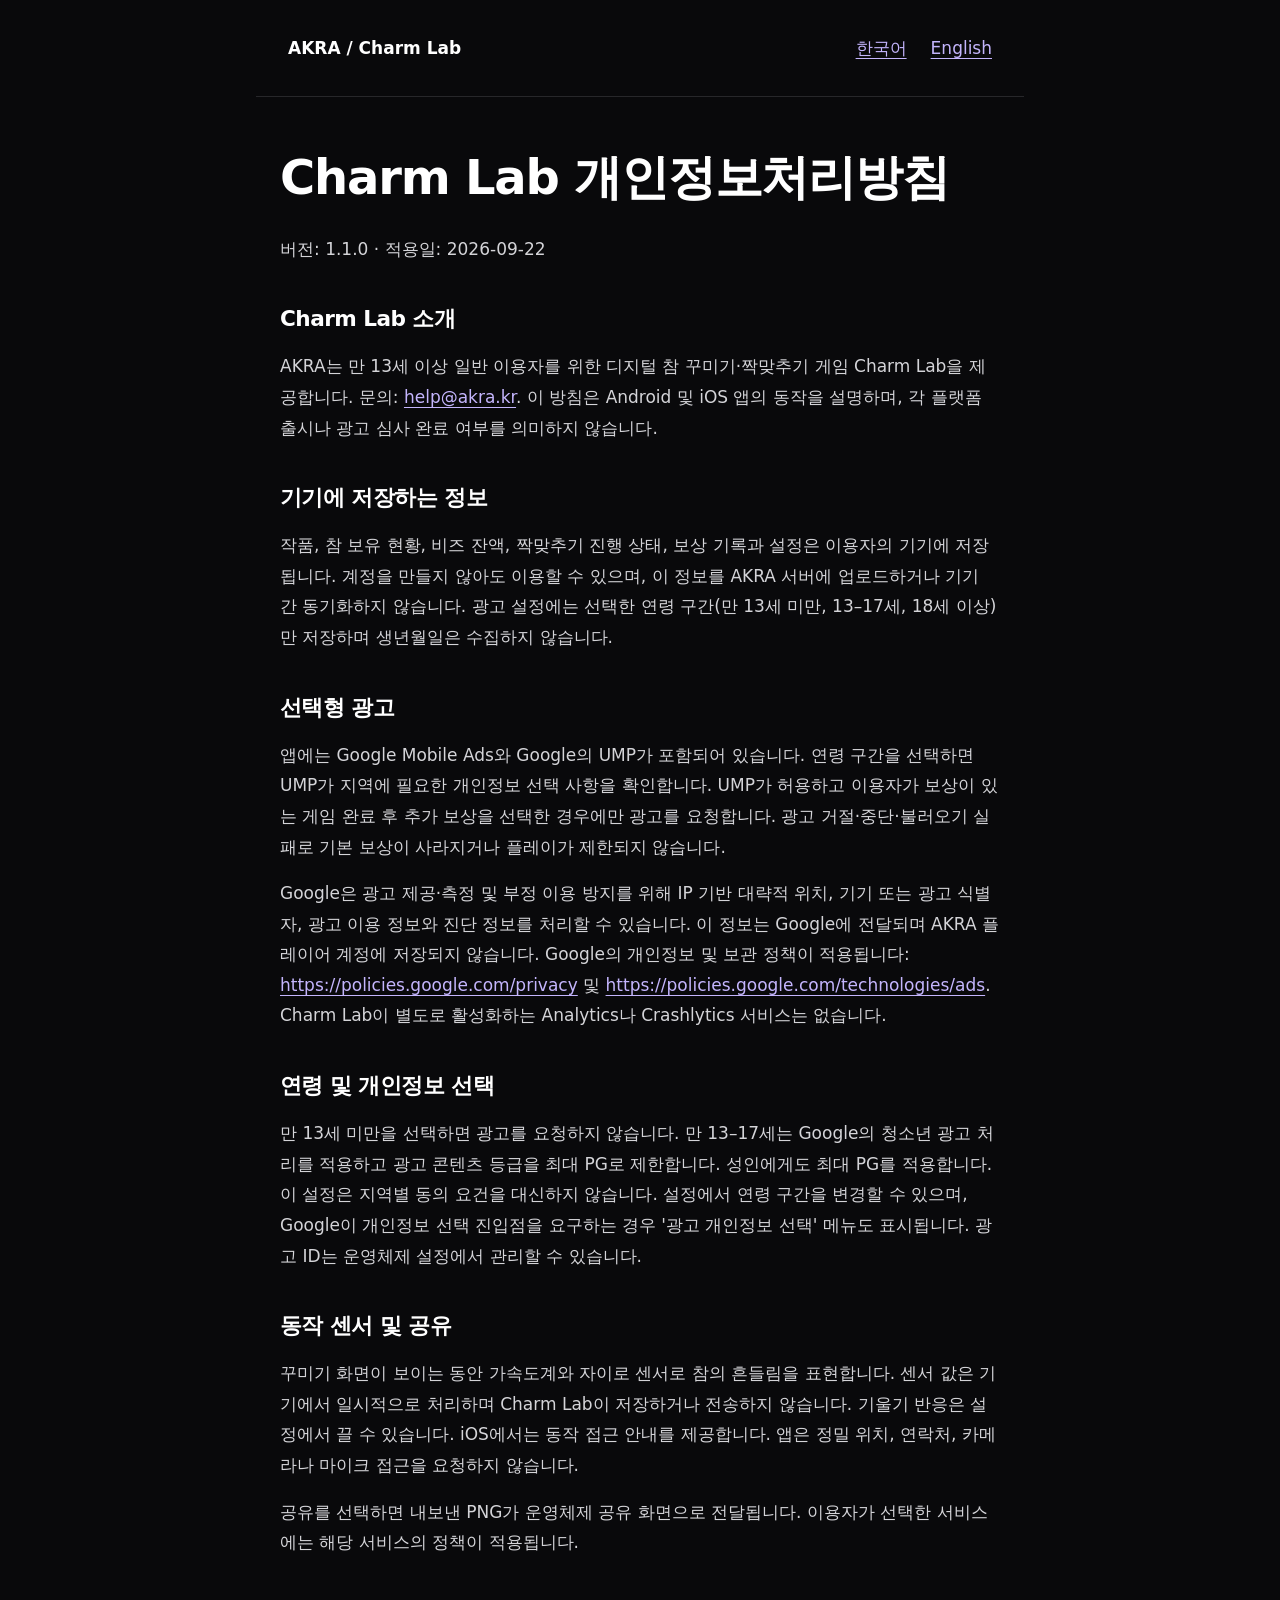
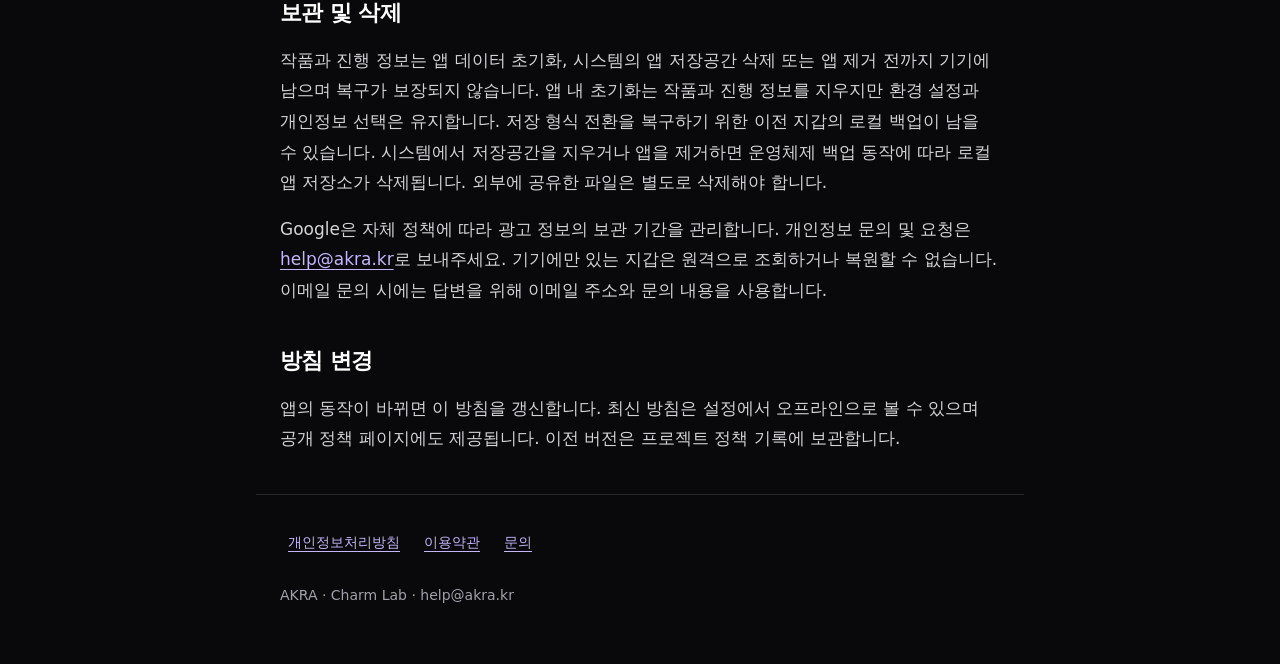
<file: docs/charm-lab/privacy/index.html>
<!doctype html>
<html lang="ko"><head><meta charset="utf-8"><meta name="viewport" content="width=device-width,initial-scale=1"><title>Charm Lab 개인정보처리방침 | AKRA</title><meta name="description" content="Charm Lab 개인정보처리방침 · AKRA · 2026-09-22"><link rel="canonical" href="https://akra.kr/charm-lab/privacy/"><style>*{box-sizing:border-box}html{color-scheme:dark}body{margin:0;background:#09090b;color:#d4d4d8;font:17px/1.8 system-ui,-apple-system,"Segoe UI",sans-serif}main,header,footer{max-width:768px;margin:auto;padding:24px}header{display:flex;align-items:center;justify-content:space-between;gap:16px;flex-wrap:wrap;border-bottom:1px solid #27272a}a{color:#c4b5fd;text-underline-offset:4px;overflow-wrap:anywhere}header a,nav a,footer a{display:inline-flex;align-items:center;min-height:48px;padding:0 8px;border-radius:8px}a:focus-visible{outline:3px solid #c4b5fd;outline-offset:4px}h1,h2{color:white;line-height:1.35;letter-spacing:-.025em}h1{font-size:clamp(2rem,6vw,3rem);margin:24px 0}h2{font-size:1.35rem;margin-top:40px}p{margin:16px 0;overflow-wrap:anywhere}nav{display:flex;gap:8px;flex-wrap:wrap}.brand{color:#fff;font-weight:700;text-decoration:none}.skip{position:absolute;top:-100px;left:24px;padding:12px;background:white;color:#09090b}.skip:focus{top:8px}footer{border-top:1px solid #27272a;color:#a1a1aa;font-size:14px;padding-bottom:40px}</style></head><body><a class="skip" href="#content">본문으로 이동</a><header><a class="brand" href="https://akra.kr/">AKRA / Charm Lab</a><nav aria-label="Language"><a href="/charm-lab/privacy/" lang="ko" aria-current=page>한국어</a><a href="/charm-lab/privacy/en/" lang="en" >English</a></nav></header><main id="content"><h1>Charm Lab 개인정보처리방침</h1>
<p>버전: 1.1.0 · 적용일: 2026-09-22</p>
<h2>Charm Lab 소개</h2>
<p>AKRA는 만 13세 이상 일반 이용자를 위한 디지털 참 꾸미기·짝맞추기 게임 Charm Lab을 제공합니다. 문의: <a href="mailto:help@akra.kr">help@akra.kr</a>. 이 방침은 Android 및 iOS 앱의 동작을 설명하며, 각 플랫폼 출시나 광고 심사 완료 여부를 의미하지 않습니다.</p>
<h2>기기에 저장하는 정보</h2>
<p>작품, 참 보유 현황, 비즈 잔액, 짝맞추기 진행 상태, 보상 기록과 설정은 이용자의 기기에 저장됩니다. 계정을 만들지 않아도 이용할 수 있으며, 이 정보를 AKRA 서버에 업로드하거나 기기 간 동기화하지 않습니다. 광고 설정에는 선택한 연령 구간(만 13세 미만, 13–17세, 18세 이상)만 저장하며 생년월일은 수집하지 않습니다.</p>
<h2>선택형 광고</h2>
<p>앱에는 Google Mobile Ads와 Google의 UMP가 포함되어 있습니다. 연령 구간을 선택하면 UMP가 지역에 필요한 개인정보 선택 사항을 확인합니다. UMP가 허용하고 이용자가 보상이 있는 게임 완료 후 추가 보상을 선택한 경우에만 광고를 요청합니다. 광고 거절·중단·불러오기 실패로 기본 보상이 사라지거나 플레이가 제한되지 않습니다.</p>
<p>Google은 광고 제공·측정 및 부정 이용 방지를 위해 IP 기반 대략적 위치, 기기 또는 광고 식별자, 광고 이용 정보와 진단 정보를 처리할 수 있습니다. 이 정보는 Google에 전달되며 AKRA 플레이어 계정에 저장되지 않습니다. Google의 개인정보 및 보관 정책이 적용됩니다: <a href="https://policies.google.com/privacy">https://policies.google.com/privacy</a> 및 <a href="https://policies.google.com/technologies/ads">https://policies.google.com/technologies/ads</a>. Charm Lab이 별도로 활성화하는 Analytics나 Crashlytics 서비스는 없습니다.</p>
<h2>연령 및 개인정보 선택</h2>
<p>만 13세 미만을 선택하면 광고를 요청하지 않습니다. 만 13–17세는 Google의 청소년 광고 처리를 적용하고 광고 콘텐츠 등급을 최대 PG로 제한합니다. 성인에게도 최대 PG를 적용합니다. 이 설정은 지역별 동의 요건을 대신하지 않습니다. 설정에서 연령 구간을 변경할 수 있으며, Google이 개인정보 선택 진입점을 요구하는 경우 &#x27;광고 개인정보 선택&#x27; 메뉴도 표시됩니다. 광고 ID는 운영체제 설정에서 관리할 수 있습니다.</p>
<h2>동작 센서 및 공유</h2>
<p>꾸미기 화면이 보이는 동안 가속도계와 자이로 센서로 참의 흔들림을 표현합니다. 센서 값은 기기에서 일시적으로 처리하며 Charm Lab이 저장하거나 전송하지 않습니다. 기울기 반응은 설정에서 끌 수 있습니다. iOS에서는 동작 접근 안내를 제공합니다. 앱은 정밀 위치, 연락처, 카메라나 마이크 접근을 요청하지 않습니다.</p>
<p>공유를 선택하면 내보낸 PNG가 운영체제 공유 화면으로 전달됩니다. 이용자가 선택한 서비스에는 해당 서비스의 정책이 적용됩니다.</p>
<h2>보관 및 삭제</h2>
<p>작품과 진행 정보는 앱 데이터 초기화, 시스템의 앱 저장공간 삭제 또는 앱 제거 전까지 기기에 남으며 복구가 보장되지 않습니다. 앱 내 초기화는 작품과 진행 정보를 지우지만 환경 설정과 개인정보 선택은 유지합니다. 저장 형식 전환을 복구하기 위한 이전 지갑의 로컬 백업이 남을 수 있습니다. 시스템에서 저장공간을 지우거나 앱을 제거하면 운영체제 백업 동작에 따라 로컬 앱 저장소가 삭제됩니다. 외부에 공유한 파일은 별도로 삭제해야 합니다.</p>
<p>Google은 자체 정책에 따라 광고 정보의 보관 기간을 관리합니다. 개인정보 문의 및 요청은 <a href="mailto:help@akra.kr">help@akra.kr</a>로 보내주세요. 기기에만 있는 지갑은 원격으로 조회하거나 복원할 수 없습니다. 이메일 문의 시에는 답변을 위해 이메일 주소와 문의 내용을 사용합니다.</p>
<h2>방침 변경</h2>
<p>앱의 동작이 바뀌면 이 방침을 갱신합니다. 최신 방침은 설정에서 오프라인으로 볼 수 있으며 공개 정책 페이지에도 제공됩니다. 이전 버전은 프로젝트 정책 기록에 보관합니다.</p></main><footer><nav aria-label="정책 문서"><a href="/charm-lab/privacy/">개인정보처리방침</a><a href="/charm-lab/terms/">이용약관</a><a href="/charm-lab/support/">문의</a></nav><p>AKRA · Charm Lab · help@akra.kr</p></footer></body></html>
</file>
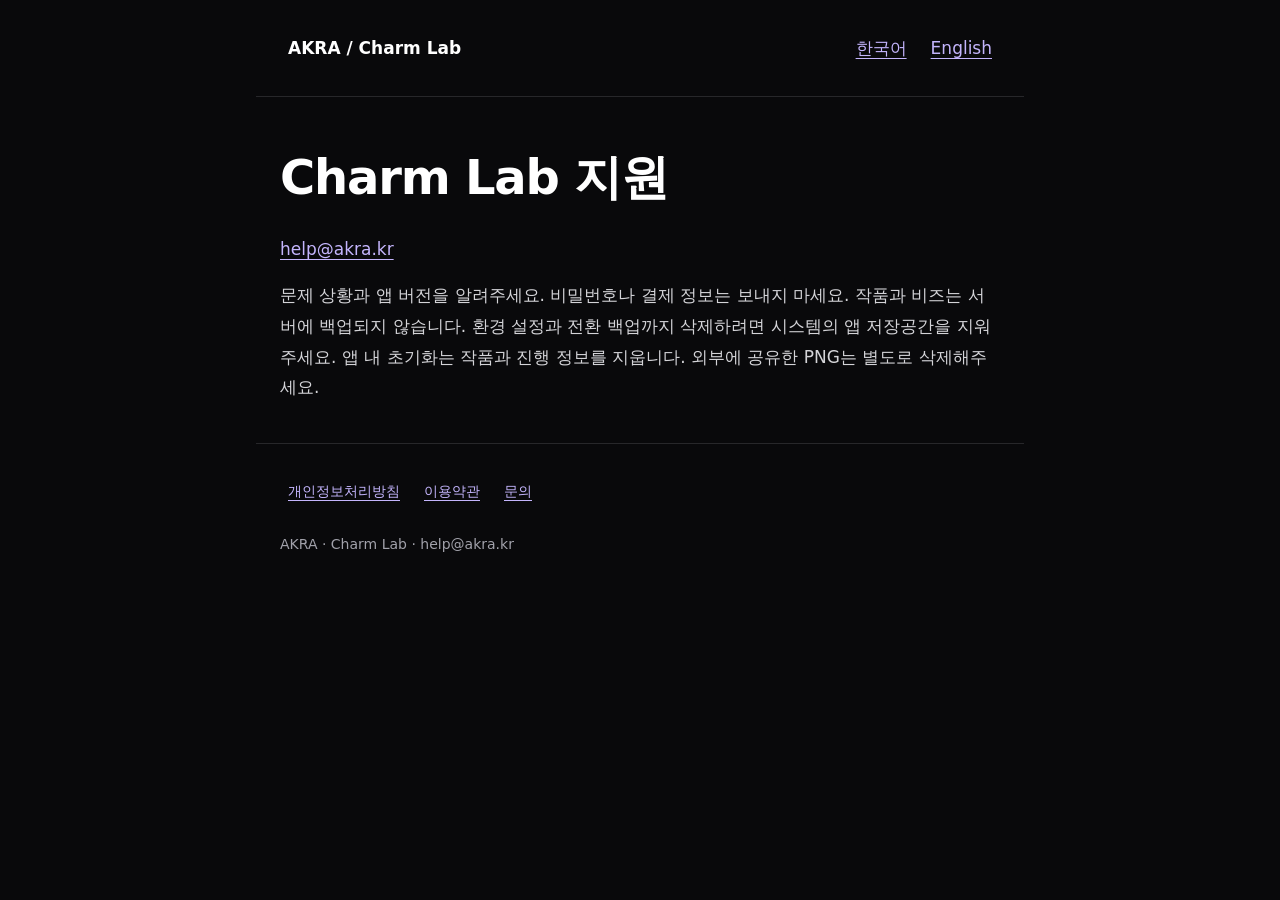
<file: docs/charm-lab/support/index.html>
<!doctype html>
<html lang="ko"><head><meta charset="utf-8"><meta name="viewport" content="width=device-width,initial-scale=1"><title>Charm Lab 지원 | AKRA</title><meta name="description" content="Charm Lab 지원 · AKRA · 2026-09-22"><link rel="canonical" href="https://akra.kr/charm-lab/support/"><style>*{box-sizing:border-box}html{color-scheme:dark}body{margin:0;background:#09090b;color:#d4d4d8;font:17px/1.8 system-ui,-apple-system,"Segoe UI",sans-serif}main,header,footer{max-width:768px;margin:auto;padding:24px}header{display:flex;align-items:center;justify-content:space-between;gap:16px;flex-wrap:wrap;border-bottom:1px solid #27272a}a{color:#c4b5fd;text-underline-offset:4px;overflow-wrap:anywhere}header a,nav a,footer a{display:inline-flex;align-items:center;min-height:48px;padding:0 8px;border-radius:8px}a:focus-visible{outline:3px solid #c4b5fd;outline-offset:4px}h1,h2{color:white;line-height:1.35;letter-spacing:-.025em}h1{font-size:clamp(2rem,6vw,3rem);margin:24px 0}h2{font-size:1.35rem;margin-top:40px}p{margin:16px 0;overflow-wrap:anywhere}nav{display:flex;gap:8px;flex-wrap:wrap}.brand{color:#fff;font-weight:700;text-decoration:none}.skip{position:absolute;top:-100px;left:24px;padding:12px;background:white;color:#09090b}.skip:focus{top:8px}footer{border-top:1px solid #27272a;color:#a1a1aa;font-size:14px;padding-bottom:40px}</style></head><body><a class="skip" href="#content">본문으로 이동</a><header><a class="brand" href="https://akra.kr/">AKRA / Charm Lab</a><nav aria-label="Language"><a href="/charm-lab/support/" lang="ko" aria-current=page>한국어</a><a href="/charm-lab/support/en/" lang="en" >English</a></nav></header><main id="content"><h1>Charm Lab 지원</h1>
<p><a href="mailto:help@akra.kr">help@akra.kr</a></p>
<p>문제 상황과 앱 버전을 알려주세요. 비밀번호나 결제 정보는 보내지 마세요. 작품과 비즈는 서버에 백업되지 않습니다. 환경 설정과 전환 백업까지 삭제하려면 시스템의 앱 저장공간을 지워주세요. 앱 내 초기화는 작품과 진행 정보를 지웁니다. 외부에 공유한 PNG는 별도로 삭제해주세요.</p></main><footer><nav aria-label="정책 문서"><a href="/charm-lab/privacy/">개인정보처리방침</a><a href="/charm-lab/terms/">이용약관</a><a href="/charm-lab/support/">문의</a></nav><p>AKRA · Charm Lab · help@akra.kr</p></footer></body></html>
</file>
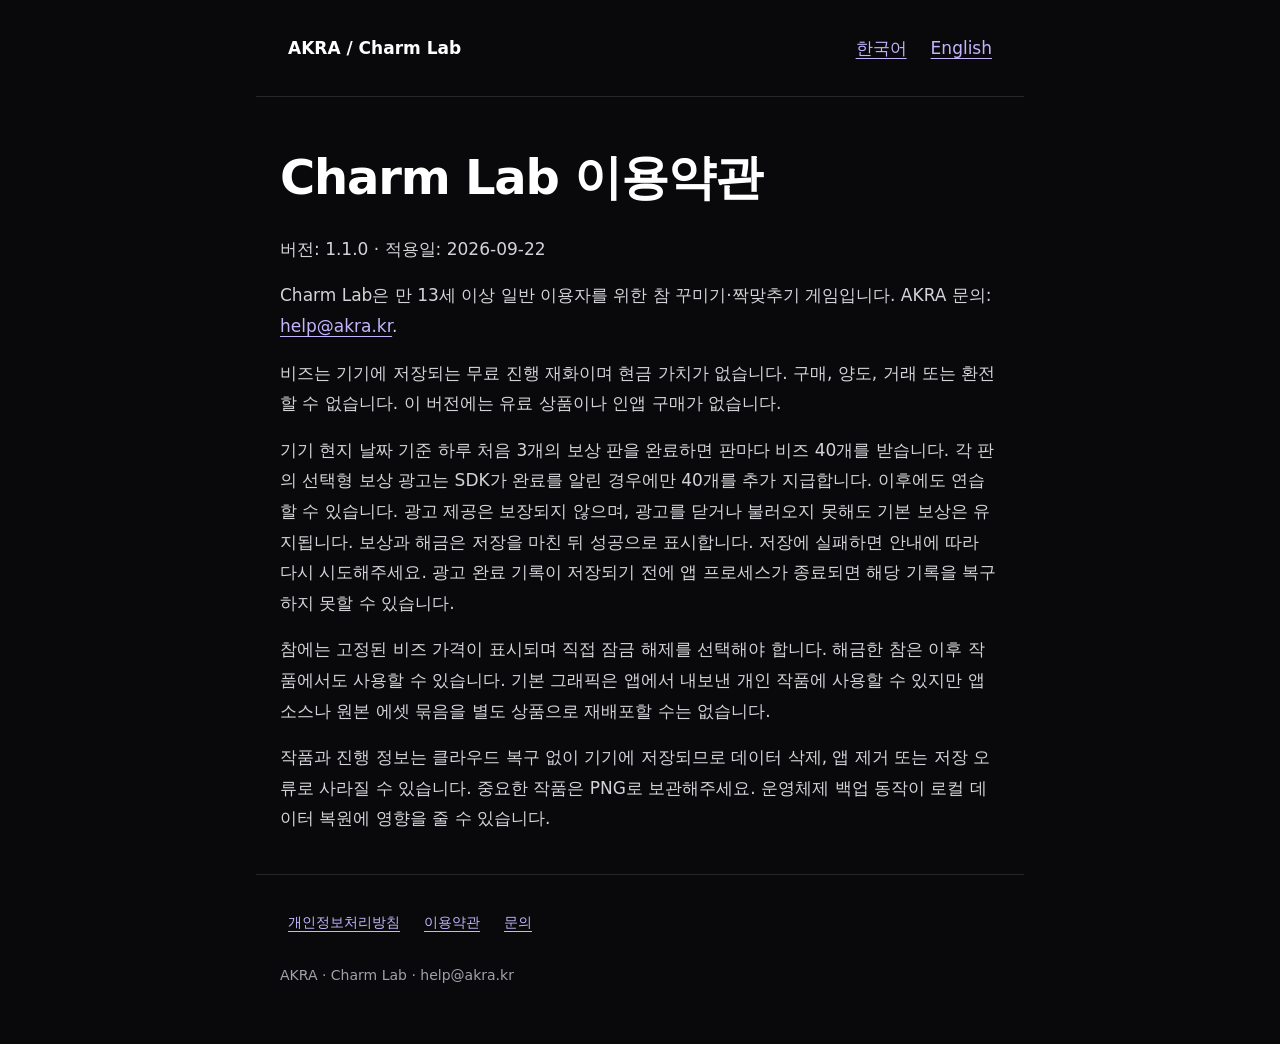
<file: docs/charm-lab/terms/index.html>
<!doctype html>
<html lang="ko"><head><meta charset="utf-8"><meta name="viewport" content="width=device-width,initial-scale=1"><title>Charm Lab 이용약관 | AKRA</title><meta name="description" content="Charm Lab 이용약관 · AKRA · 2026-09-22"><link rel="canonical" href="https://akra.kr/charm-lab/terms/"><style>*{box-sizing:border-box}html{color-scheme:dark}body{margin:0;background:#09090b;color:#d4d4d8;font:17px/1.8 system-ui,-apple-system,"Segoe UI",sans-serif}main,header,footer{max-width:768px;margin:auto;padding:24px}header{display:flex;align-items:center;justify-content:space-between;gap:16px;flex-wrap:wrap;border-bottom:1px solid #27272a}a{color:#c4b5fd;text-underline-offset:4px;overflow-wrap:anywhere}header a,nav a,footer a{display:inline-flex;align-items:center;min-height:48px;padding:0 8px;border-radius:8px}a:focus-visible{outline:3px solid #c4b5fd;outline-offset:4px}h1,h2{color:white;line-height:1.35;letter-spacing:-.025em}h1{font-size:clamp(2rem,6vw,3rem);margin:24px 0}h2{font-size:1.35rem;margin-top:40px}p{margin:16px 0;overflow-wrap:anywhere}nav{display:flex;gap:8px;flex-wrap:wrap}.brand{color:#fff;font-weight:700;text-decoration:none}.skip{position:absolute;top:-100px;left:24px;padding:12px;background:white;color:#09090b}.skip:focus{top:8px}footer{border-top:1px solid #27272a;color:#a1a1aa;font-size:14px;padding-bottom:40px}</style></head><body><a class="skip" href="#content">본문으로 이동</a><header><a class="brand" href="https://akra.kr/">AKRA / Charm Lab</a><nav aria-label="Language"><a href="/charm-lab/terms/" lang="ko" aria-current=page>한국어</a><a href="/charm-lab/terms/en/" lang="en" >English</a></nav></header><main id="content"><h1>Charm Lab 이용약관</h1>
<p>버전: 1.1.0 · 적용일: 2026-09-22</p>
<p>Charm Lab은 만 13세 이상 일반 이용자를 위한 참 꾸미기·짝맞추기 게임입니다. AKRA 문의: <a href="mailto:help@akra.kr">help@akra.kr</a>.</p>
<p>비즈는 기기에 저장되는 무료 진행 재화이며 현금 가치가 없습니다. 구매, 양도, 거래 또는 환전할 수 없습니다. 이 버전에는 유료 상품이나 인앱 구매가 없습니다.</p>
<p>기기 현지 날짜 기준 하루 처음 3개의 보상 판을 완료하면 판마다 비즈 40개를 받습니다. 각 판의 선택형 보상 광고는 SDK가 완료를 알린 경우에만 40개를 추가 지급합니다. 이후에도 연습할 수 있습니다. 광고 제공은 보장되지 않으며, 광고를 닫거나 불러오지 못해도 기본 보상은 유지됩니다. 보상과 해금은 저장을 마친 뒤 성공으로 표시합니다. 저장에 실패하면 안내에 따라 다시 시도해주세요. 광고 완료 기록이 저장되기 전에 앱 프로세스가 종료되면 해당 기록을 복구하지 못할 수 있습니다.</p>
<p>참에는 고정된 비즈 가격이 표시되며 직접 잠금 해제를 선택해야 합니다. 해금한 참은 이후 작품에서도 사용할 수 있습니다. 기본 그래픽은 앱에서 내보낸 개인 작품에 사용할 수 있지만 앱 소스나 원본 에셋 묶음을 별도 상품으로 재배포할 수는 없습니다.</p>
<p>작품과 진행 정보는 클라우드 복구 없이 기기에 저장되므로 데이터 삭제, 앱 제거 또는 저장 오류로 사라질 수 있습니다. 중요한 작품은 PNG로 보관해주세요. 운영체제 백업 동작이 로컬 데이터 복원에 영향을 줄 수 있습니다.</p></main><footer><nav aria-label="정책 문서"><a href="/charm-lab/privacy/">개인정보처리방침</a><a href="/charm-lab/terms/">이용약관</a><a href="/charm-lab/support/">문의</a></nav><p>AKRA · Charm Lab · help@akra.kr</p></footer></body></html>
</file>
